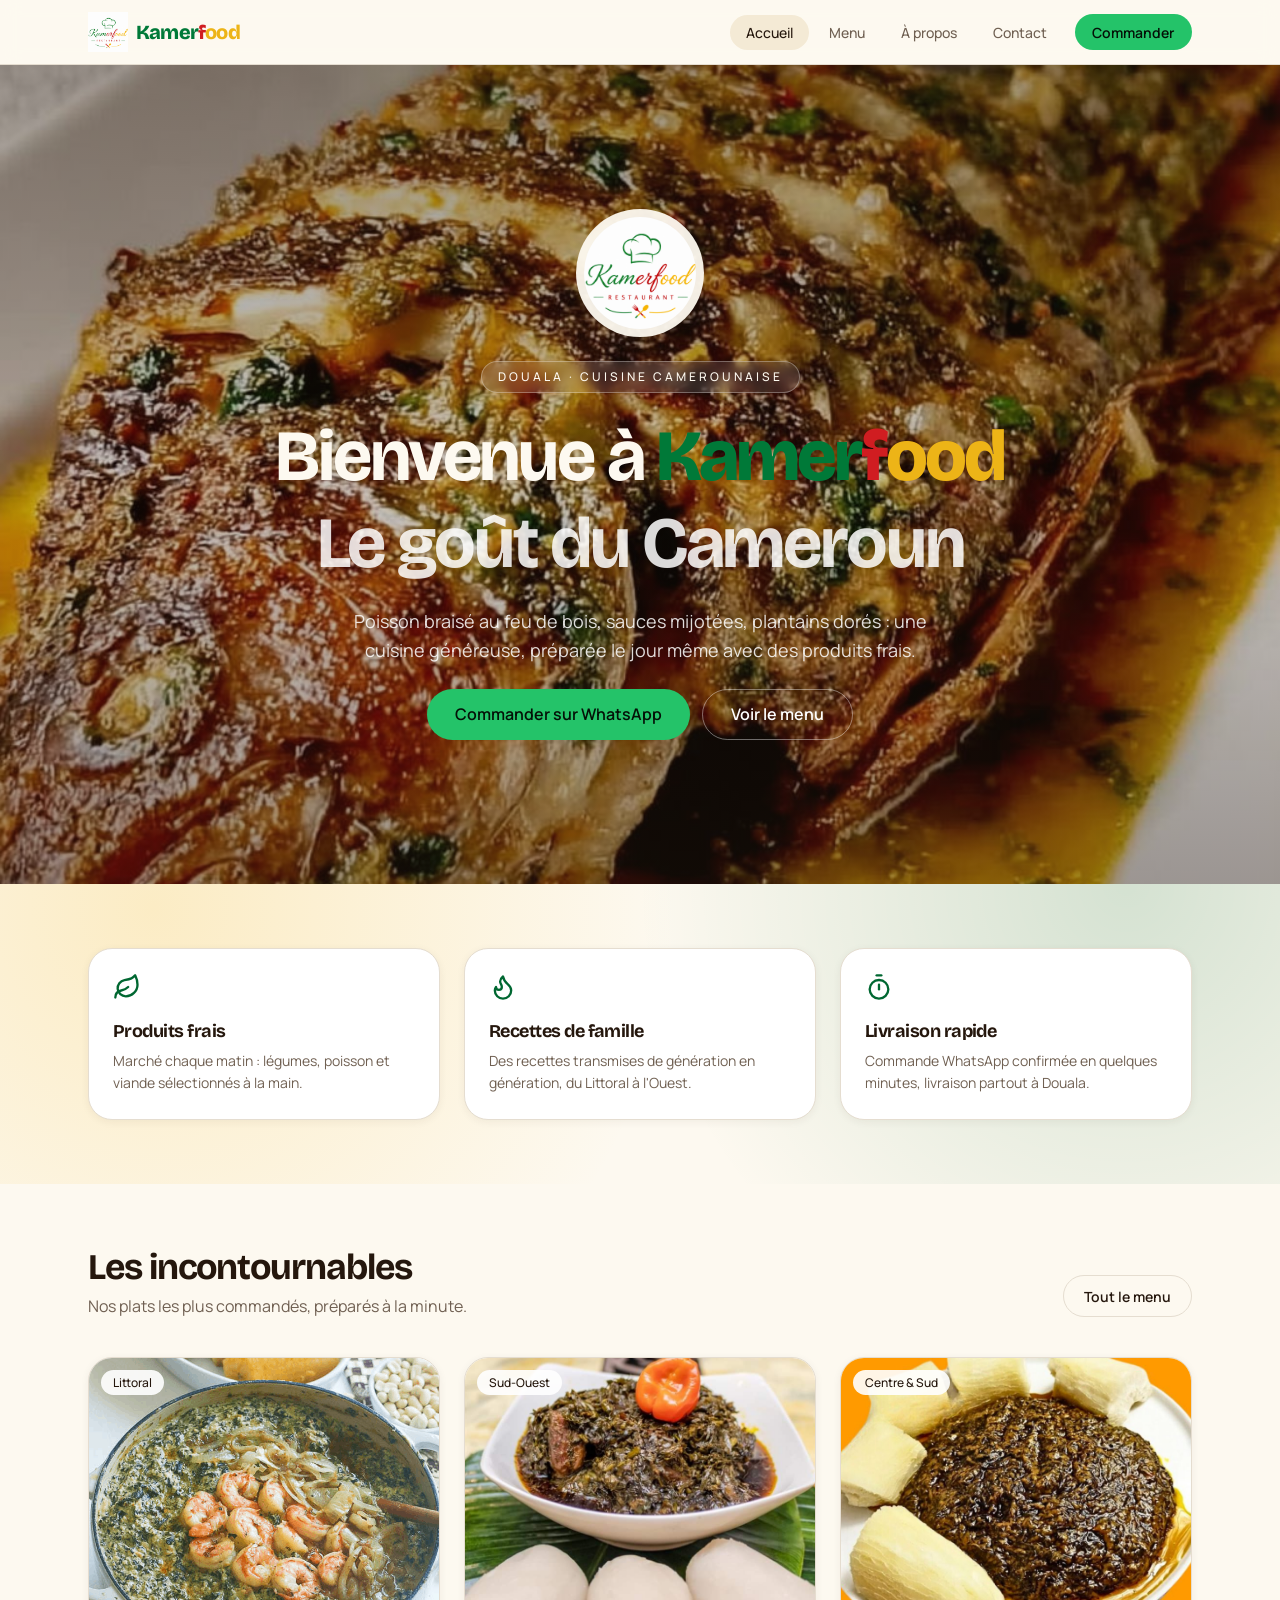
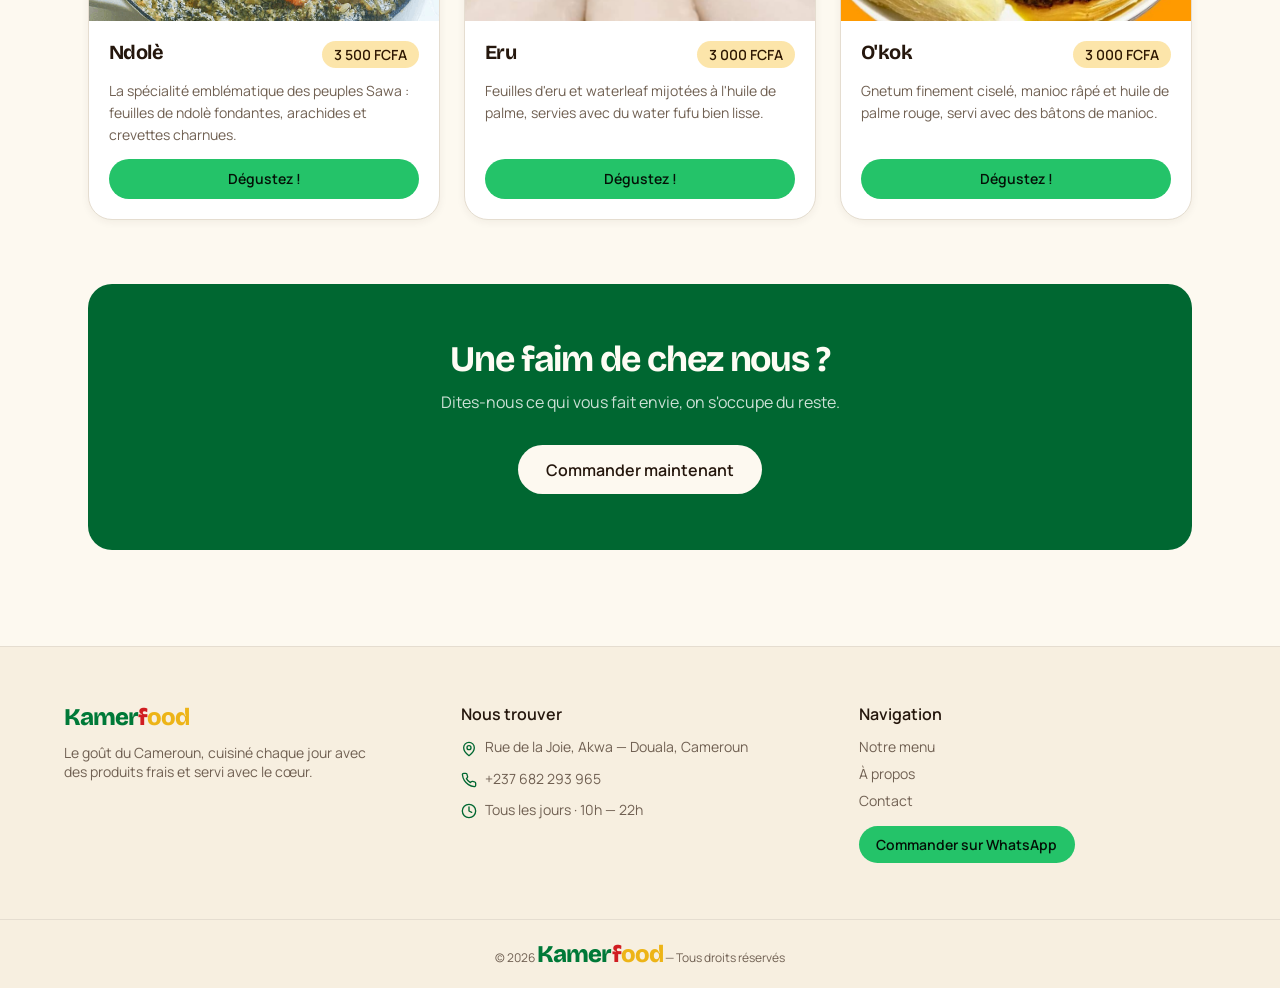
<file: kamerfood_site/kamerfood/index.html>
<!doctype html>
<html lang="fr">
<head>
<meta charset="utf-8" />
<meta name="viewport" content="width=device-width, initial-scale=1" />
<title>Kamerfood — Restaurant camerounais à Douala</title>
<meta name="description" content="Ndolè, Eru, Poulet DG et poisson braisé préparés chaque jour. Commandez votre plat camerounais en un clic sur WhatsApp." />
<meta property="og:type" content="website" />
<meta property="og:title" content="Kamerfood — Restaurant camerounais à Douala" />
<meta property="og:description" content="Ndolè, Eru, Poulet DG et poisson braisé préparés chaque jour. Commandez votre plat camerounais en un clic sur WhatsApp." />
<meta name="twitter:card" content="summary_large_image" />
<link rel="icon" type="image/png" href="favicon.png" />
<link rel="preconnect" href="https://fonts.googleapis.com" />
<link rel="preconnect" href="https://fonts.gstatic.com" crossorigin />
<link rel="stylesheet" href="https://fonts.googleapis.com/css2?family=Bricolage+Grotesque:opsz,wght@12..96,600;12..96,700;12..96,800&family=Manrope:wght@400;500;600;700&display=swap" />
<link rel="stylesheet" href="css/style.css" />
</head>
<body>
<header class="site-header">
  <div class="container header-inner">
    <a class="logo-link" href="index.html">
      <img src="images/logo-kamerfood.png" alt="Logo Kamerfood Restaurant" width="40" height="40" />
      <span class="brand"><span class="g">Kamer</span><span class="r">f</span><span class="y">ood</span></span>
    </a>
    <nav class="nav-desktop"><a class="nav-link active" href="index.html">Accueil</a><a class="nav-link" href="menu.html">Menu</a><a class="nav-link" href="a-propos.html">À propos</a><a class="nav-link" href="contact.html">Contact</a>
      <a class="btn btn-wa btn-sm" data-wa="Bonjour, je veux commander chez Kamerfood" target="_blank" rel="noopener noreferrer" href="#">Commander</a>
    </nav>
    <button class="burger" type="button" data-burger aria-expanded="false" aria-label="Ouvrir le menu"><svg xmlns="http://www.w3.org/2000/svg" width="20" height="20" viewBox="0 0 24 24" fill="none" stroke="currentColor" stroke-width="2" stroke-linecap="round"><path d="M4 6h16M4 12h16M4 18h16"/></svg></button>
  </div>
  <nav class="nav-mobile" data-mobile-nav><a class="active" href="index.html">Accueil</a><a class="" href="menu.html">Menu</a><a class="" href="a-propos.html">À propos</a><a class="" href="contact.html">Contact</a>
    <a class="btn btn-wa" data-wa="Bonjour, je veux commander chez Kamerfood" target="_blank" rel="noopener noreferrer" href="#">Commander sur WhatsApp</a>
  </nav>
</header>
<main>
<section class="hero">
  <div class="container hero-inner">
    <img class="hero-logo" src="images/logo-kamerfood.png" alt="Logo Kamerfood Restaurant" width="140" height="140" />
    <span class="eyebrow">Douala · Cuisine camerounaise</span>
    <h1>Bienvenue à <span class="brand"><span class="g">Kamer</span><span class="r">f</span><span class="y">ood</span></span><span class="sub">Le goût du Cameroun</span></h1>
    <p>Poisson braisé au feu de bois, sauces mijotées, plantains dorés : une cuisine généreuse, préparée le jour même avec des produits frais.</p>
    <div class="hero-actions">
      <a class="btn btn-wa" data-wa="Bonjour, je veux commander chez Kamerfood" target="_blank" rel="noopener noreferrer" href="#">Commander sur WhatsApp</a>
      <a class="btn btn-ghost" href="menu.html">Voir le menu</a>
    </div>
  </div>
</section>

<section class="surface-warm section">
  <div class="container grid grid-md-3">
    <div class="feature"><svg xmlns="http://www.w3.org/2000/svg" viewBox="0 0 24 24" fill="none" stroke="currentColor" stroke-width="2" stroke-linecap="round" stroke-linejoin="round"><path d="M11 20A7 7 0 0 1 9.8 6.1C15.5 5 17 4.48 19 2c1 2 2 4.18 2 8 0 5.5-4.78 10-10 10Z"/><path d="M2 21c0-3 1.85-5.36 5.08-6C9.5 14.52 12 13 13 12"/></svg><h3>Produits frais</h3><p>Marché chaque matin : légumes, poisson et viande sélectionnés à la main.</p></div>
    <div class="feature"><svg xmlns="http://www.w3.org/2000/svg" viewBox="0 0 24 24" fill="none" stroke="currentColor" stroke-width="2" stroke-linecap="round" stroke-linejoin="round"><path d="M8.5 14.5A2.5 2.5 0 0 0 11 12c0-1.38-.5-2-1-3-1.072-2.143-.224-4.054 2-6 .5 2.5 2 4.9 4 6.5 2 1.6 3 3.5 3 5.5a7 7 0 1 1-14 0c0-1.153.433-2.294 1-3a2.5 2.5 0 0 0 2.5 2.5Z"/></svg><h3>Recettes de famille</h3><p>Des recettes transmises de génération en génération, du Littoral à l'Ouest.</p></div>
    <div class="feature"><svg xmlns="http://www.w3.org/2000/svg" viewBox="0 0 24 24" fill="none" stroke="currentColor" stroke-width="2" stroke-linecap="round" stroke-linejoin="round"><path d="M10 2h4"/><path d="M12 14v-4"/><circle cx="12" cy="14" r="8"/></svg><h3>Livraison rapide</h3><p>Commande WhatsApp confirmée en quelques minutes, livraison partout à Douala.</p></div>
  </div>
</section>

<section class="section">
  <div class="container">
    <div class="section-head">
      <div>
        <h2>Les incontournables</h2>
        <p class="muted" style="margin-top:.5rem">Nos plats les plus commandés, préparés à la minute.</p>
      </div>
      <a class="btn btn-outline" href="menu.html">Tout le menu</a>
    </div>
    <div class="grid grid-3" data-highlights style="margin-top:2.5rem"></div>
  </div>
</section>

<section>
  <div class="container">
    <div class="cta">
      <h2>Une faim de chez nous ?</h2>
      <p>Dites-nous ce qui vous fait envie, on s'occupe du reste.</p>
      <a class="btn btn-light" data-wa="Bonjour, je veux passer commande" target="_blank" rel="noopener noreferrer" href="#">Commander maintenant</a>
    </div>
  </div>
</section>
</main>
<footer class="site-footer">
  <div class="container footer-grid">
    <div>
      <span class="brand"><span class="g">Kamer</span><span class="r">f</span><span class="y">ood</span></span>
      <p class="about">Le goût du Cameroun, cuisiné chaque jour avec des produits frais et servi avec le cœur.</p>
    </div>
    <div class="footer-col">
      <p class="title">Nous trouver</p>
      <p class="line"><svg xmlns="http://www.w3.org/2000/svg" viewBox="0 0 24 24" fill="none" stroke="currentColor" stroke-width="2" stroke-linecap="round" stroke-linejoin="round"><path d="M20 10c0 6-8 12-8 12s-8-6-8-12a8 8 0 0 1 16 0Z"/><circle cx="12" cy="10" r="3"/></svg> Rue de la Joie, Akwa — Douala, Cameroun</p>
      <p class="line"><svg xmlns="http://www.w3.org/2000/svg" viewBox="0 0 24 24" fill="none" stroke="currentColor" stroke-width="2" stroke-linecap="round" stroke-linejoin="round"><path d="M22 16.92v3a2 2 0 0 1-2.18 2 19.79 19.79 0 0 1-8.63-3.07 19.5 19.5 0 0 1-6-6A19.79 19.79 0 0 1 2.12 4.18 2 2 0 0 1 4.11 2h3a2 2 0 0 1 2 1.72c.13.96.36 1.9.7 2.81a2 2 0 0 1-.45 2.11L8.09 9.91a16 16 0 0 0 6 6l1.27-1.27a2 2 0 0 1 2.11-.45c.9.34 1.85.57 2.81.7A2 2 0 0 1 22 16.92Z"/></svg> +237 682 293 965</p>
      <p class="line"><svg xmlns="http://www.w3.org/2000/svg" viewBox="0 0 24 24" fill="none" stroke="currentColor" stroke-width="2" stroke-linecap="round" stroke-linejoin="round"><circle cx="12" cy="12" r="10"/><path d="M12 6v6l4 2"/></svg> Tous les jours · 10h — 22h</p>
    </div>
    <div class="footer-col">
      <p class="title">Navigation</p>
      <div class="links">
        <a href="menu.html">Notre menu</a>
        <a href="a-propos.html">À propos</a>
        <a href="contact.html">Contact</a>
      </div>
      <a class="btn btn-wa btn-sm" data-wa="Bonjour, je veux commander chez Kamerfood" target="_blank" rel="noopener noreferrer" href="#">Commander sur WhatsApp</a>
    </div>
  </div>
  <div class="footer-bottom">© <span data-year>2026</span> <span class="brand"><span class="g">Kamer</span><span class="r">f</span><span class="y">ood</span></span> — Tous droits réservés</div>
</footer>
<script src="js/main.js"></script>
</body>
</html>
</file>
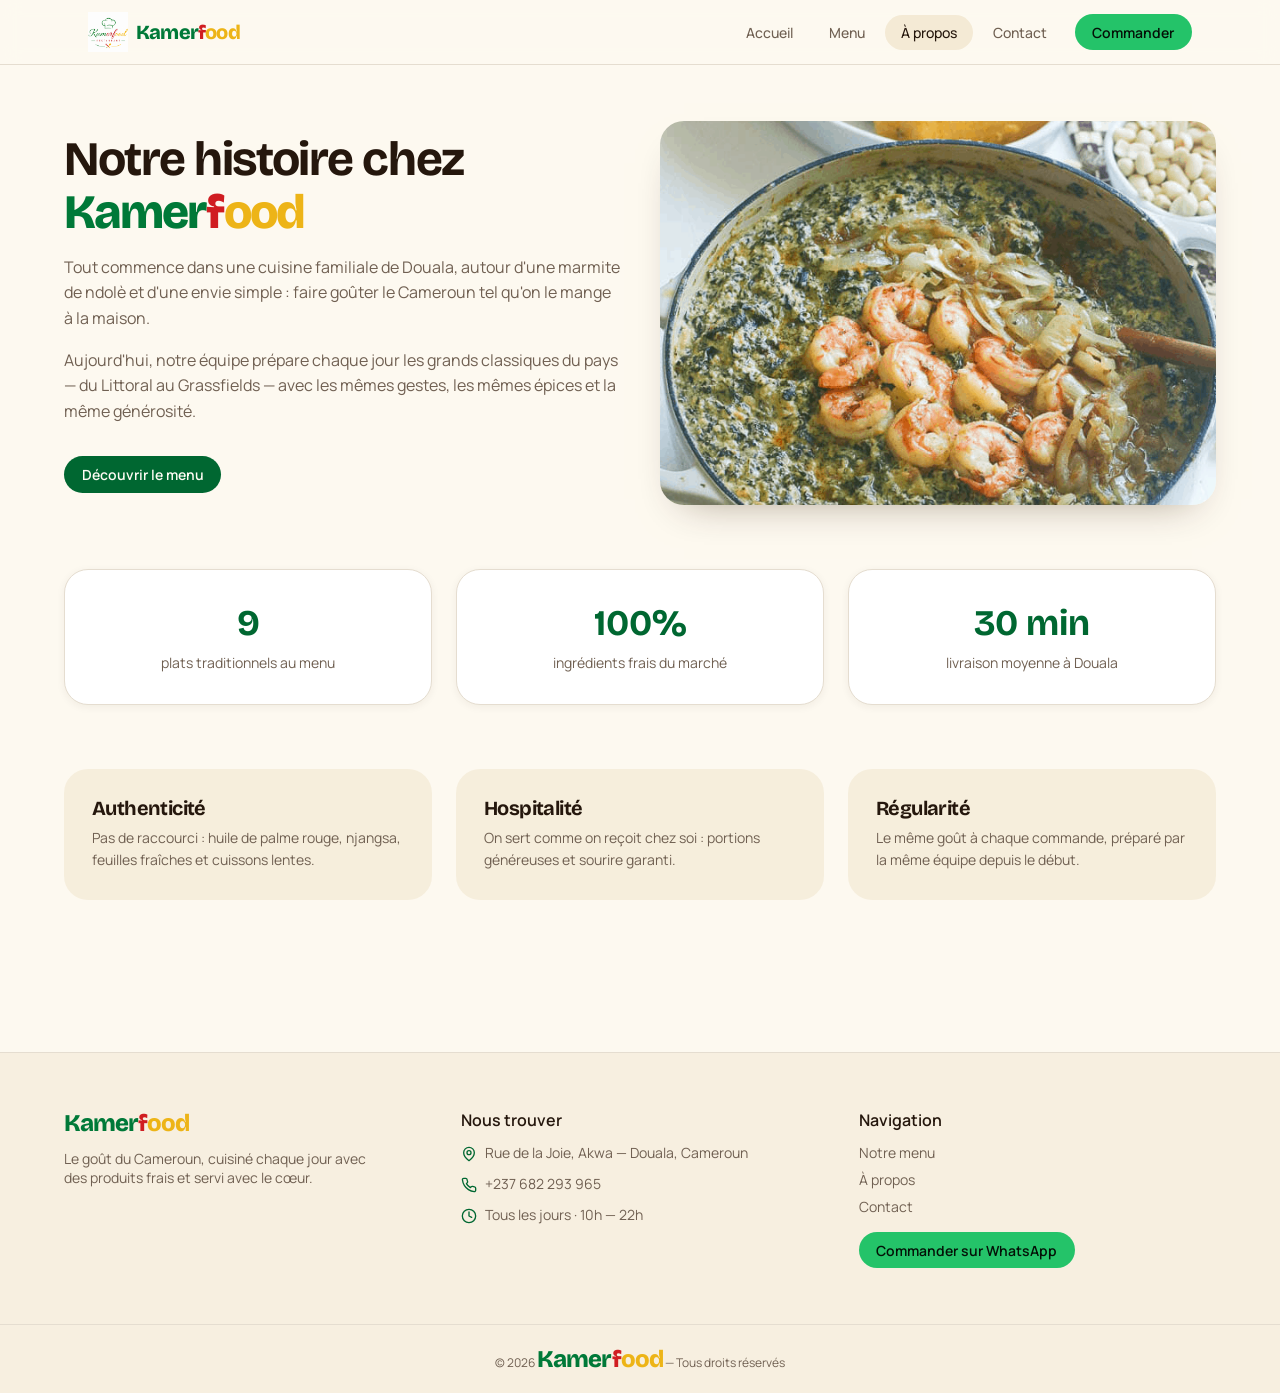
<file: kamerfood_site/kamerfood/a-propos.html>
<!doctype html>
<html lang="fr">
<head>
<meta charset="utf-8" />
<meta name="viewport" content="width=device-width, initial-scale=1" />
<title>À propos — Kamerfood, cuisine camerounaise</title>
<meta name="description" content="L'histoire de Kamerfood : une cuisine familiale camerounaise, des recettes traditionnelles et des produits frais du marché." />
<meta property="og:type" content="website" />
<meta property="og:title" content="À propos — Kamerfood, cuisine camerounaise" />
<meta property="og:description" content="L'histoire de Kamerfood : une cuisine familiale camerounaise, des recettes traditionnelles et des produits frais du marché." />
<meta name="twitter:card" content="summary_large_image" />
<link rel="icon" type="image/png" href="favicon.png" />
<link rel="preconnect" href="https://fonts.googleapis.com" />
<link rel="preconnect" href="https://fonts.gstatic.com" crossorigin />
<link rel="stylesheet" href="https://fonts.googleapis.com/css2?family=Bricolage+Grotesque:opsz,wght@12..96,600;12..96,700;12..96,800&family=Manrope:wght@400;500;600;700&display=swap" />
<link rel="stylesheet" href="css/style.css" />
</head>
<body>
<header class="site-header">
  <div class="container header-inner">
    <a class="logo-link" href="index.html">
      <img src="images/logo-kamerfood.png" alt="Logo Kamerfood Restaurant" width="40" height="40" />
      <span class="brand"><span class="g">Kamer</span><span class="r">f</span><span class="y">ood</span></span>
    </a>
    <nav class="nav-desktop"><a class="nav-link" href="index.html">Accueil</a><a class="nav-link" href="menu.html">Menu</a><a class="nav-link active" href="a-propos.html">À propos</a><a class="nav-link" href="contact.html">Contact</a>
      <a class="btn btn-wa btn-sm" data-wa="Bonjour, je veux commander chez Kamerfood" target="_blank" rel="noopener noreferrer" href="#">Commander</a>
    </nav>
    <button class="burger" type="button" data-burger aria-expanded="false" aria-label="Ouvrir le menu"><svg xmlns="http://www.w3.org/2000/svg" width="20" height="20" viewBox="0 0 24 24" fill="none" stroke="currentColor" stroke-width="2" stroke-linecap="round"><path d="M4 6h16M4 12h16M4 18h16"/></svg></button>
  </div>
  <nav class="nav-mobile" data-mobile-nav><a class="" href="index.html">Accueil</a><a class="" href="menu.html">Menu</a><a class="active" href="a-propos.html">À propos</a><a class="" href="contact.html">Contact</a>
    <a class="btn btn-wa" data-wa="Bonjour, je veux commander chez Kamerfood" target="_blank" rel="noopener noreferrer" href="#">Commander sur WhatsApp</a>
  </nav>
</header>
<main>
<div class="container page">
  <div class="about-grid">
    <div>
      <h1>Notre histoire chez <span class="brand"><span class="g">Kamer</span><span class="r">f</span><span class="y">ood</span></span></h1>
      <p class="page-lead">Tout commence dans une cuisine familiale de Douala, autour d'une marmite de ndolè et d'une envie simple : faire goûter le Cameroun tel qu'on le mange à la maison.</p>
      <p class="page-lead">Aujourd'hui, notre équipe prépare chaque jour les grands classiques du pays — du Littoral au Grassfields — avec les mêmes gestes, les mêmes épices et la même générosité.</p>
      <a class="btn btn-primary btn-sm" href="menu.html" style="margin-top:2rem">Découvrir le menu</a>
    </div>
    <img src="images/ndole.png" alt="Table de partage garnie de plats camerounais" loading="lazy" />
  </div>

  <div class="grid grid-sm-3" style="margin-top:4rem">
    <div class="stat"><p class="k">9</p><p class="l">plats traditionnels au menu</p></div>
    <div class="stat"><p class="k">100%</p><p class="l">ingrédients frais du marché</p></div>
    <div class="stat"><p class="k">30 min</p><p class="l">livraison moyenne à Douala</p></div>
  </div>

  <div class="grid grid-md-3" style="margin-top:4rem">
    <div class="value"><h2>Authenticité</h2><p>Pas de raccourci : huile de palme rouge, njangsa, feuilles fraîches et cuissons lentes.</p></div>
    <div class="value"><h2>Hospitalité</h2><p>On sert comme on reçoit chez soi : portions généreuses et sourire garanti.</p></div>
    <div class="value"><h2>Régularité</h2><p>Le même goût à chaque commande, préparé par la même équipe depuis le début.</p></div>
  </div>
</div>
</main>
<footer class="site-footer">
  <div class="container footer-grid">
    <div>
      <span class="brand"><span class="g">Kamer</span><span class="r">f</span><span class="y">ood</span></span>
      <p class="about">Le goût du Cameroun, cuisiné chaque jour avec des produits frais et servi avec le cœur.</p>
    </div>
    <div class="footer-col">
      <p class="title">Nous trouver</p>
      <p class="line"><svg xmlns="http://www.w3.org/2000/svg" viewBox="0 0 24 24" fill="none" stroke="currentColor" stroke-width="2" stroke-linecap="round" stroke-linejoin="round"><path d="M20 10c0 6-8 12-8 12s-8-6-8-12a8 8 0 0 1 16 0Z"/><circle cx="12" cy="10" r="3"/></svg> Rue de la Joie, Akwa — Douala, Cameroun</p>
      <p class="line"><svg xmlns="http://www.w3.org/2000/svg" viewBox="0 0 24 24" fill="none" stroke="currentColor" stroke-width="2" stroke-linecap="round" stroke-linejoin="round"><path d="M22 16.92v3a2 2 0 0 1-2.18 2 19.79 19.79 0 0 1-8.63-3.07 19.5 19.5 0 0 1-6-6A19.79 19.79 0 0 1 2.12 4.18 2 2 0 0 1 4.11 2h3a2 2 0 0 1 2 1.72c.13.96.36 1.9.7 2.81a2 2 0 0 1-.45 2.11L8.09 9.91a16 16 0 0 0 6 6l1.27-1.27a2 2 0 0 1 2.11-.45c.9.34 1.85.57 2.81.7A2 2 0 0 1 22 16.92Z"/></svg> +237 682 293 965</p>
      <p class="line"><svg xmlns="http://www.w3.org/2000/svg" viewBox="0 0 24 24" fill="none" stroke="currentColor" stroke-width="2" stroke-linecap="round" stroke-linejoin="round"><circle cx="12" cy="12" r="10"/><path d="M12 6v6l4 2"/></svg> Tous les jours · 10h — 22h</p>
    </div>
    <div class="footer-col">
      <p class="title">Navigation</p>
      <div class="links">
        <a href="menu.html">Notre menu</a>
        <a href="a-propos.html">À propos</a>
        <a href="contact.html">Contact</a>
      </div>
      <a class="btn btn-wa btn-sm" data-wa="Bonjour, je veux commander chez Kamerfood" target="_blank" rel="noopener noreferrer" href="#">Commander sur WhatsApp</a>
    </div>
  </div>
  <div class="footer-bottom">© <span data-year>2026</span> <span class="brand"><span class="g">Kamer</span><span class="r">f</span><span class="y">ood</span></span> — Tous droits réservés</div>
</footer>
<script src="js/main.js"></script>
</body>
</html>
</file>
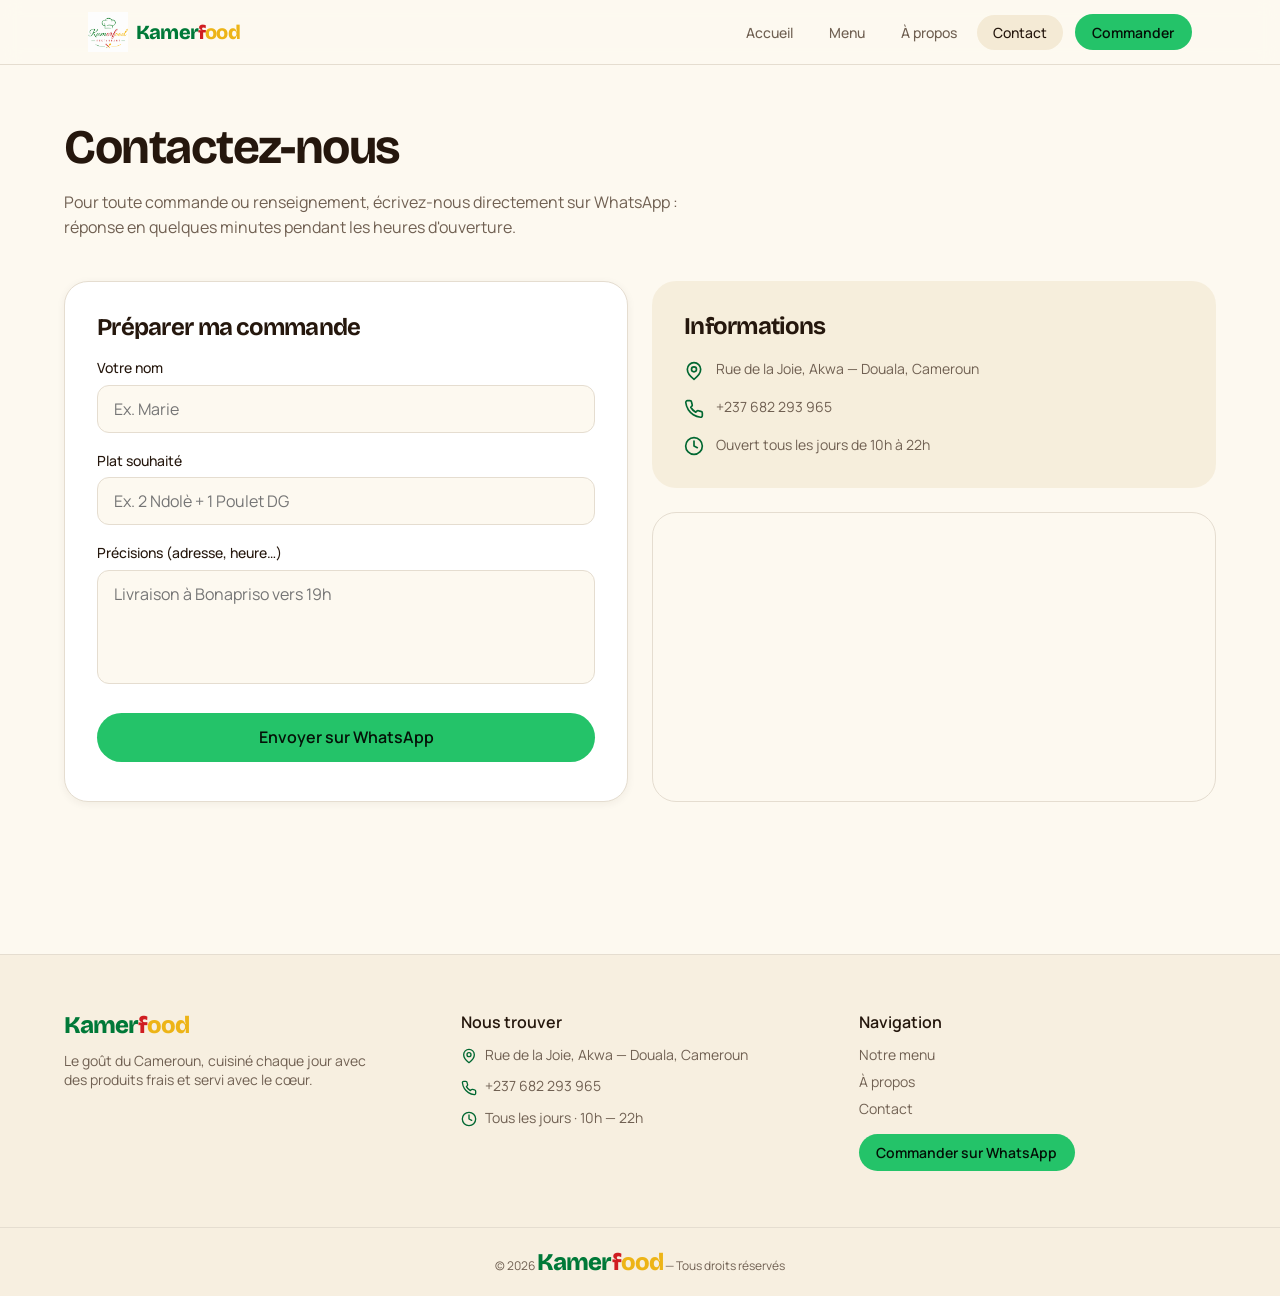
<file: kamerfood_site/kamerfood/contact.html>
<!doctype html>
<html lang="fr">
<head>
<meta charset="utf-8" />
<meta name="viewport" content="width=device-width, initial-scale=1" />
<title>Contact & commande — Kamerfood Douala</title>
<meta name="description" content="Contactez Kamerfood à Douala : horaires, adresse, téléphone et commande directe par WhatsApp." />
<meta property="og:type" content="website" />
<meta property="og:title" content="Contact & commande — Kamerfood Douala" />
<meta property="og:description" content="Contactez Kamerfood à Douala : horaires, adresse, téléphone et commande directe par WhatsApp." />
<meta name="twitter:card" content="summary_large_image" />
<link rel="icon" type="image/png" href="favicon.png" />
<link rel="preconnect" href="https://fonts.googleapis.com" />
<link rel="preconnect" href="https://fonts.gstatic.com" crossorigin />
<link rel="stylesheet" href="https://fonts.googleapis.com/css2?family=Bricolage+Grotesque:opsz,wght@12..96,600;12..96,700;12..96,800&family=Manrope:wght@400;500;600;700&display=swap" />
<link rel="stylesheet" href="css/style.css" />
</head>
<body>
<header class="site-header">
  <div class="container header-inner">
    <a class="logo-link" href="index.html">
      <img src="images/logo-kamerfood.png" alt="Logo Kamerfood Restaurant" width="40" height="40" />
      <span class="brand"><span class="g">Kamer</span><span class="r">f</span><span class="y">ood</span></span>
    </a>
    <nav class="nav-desktop"><a class="nav-link" href="index.html">Accueil</a><a class="nav-link" href="menu.html">Menu</a><a class="nav-link" href="a-propos.html">À propos</a><a class="nav-link active" href="contact.html">Contact</a>
      <a class="btn btn-wa btn-sm" data-wa="Bonjour, je veux commander chez Kamerfood" target="_blank" rel="noopener noreferrer" href="#">Commander</a>
    </nav>
    <button class="burger" type="button" data-burger aria-expanded="false" aria-label="Ouvrir le menu"><svg xmlns="http://www.w3.org/2000/svg" width="20" height="20" viewBox="0 0 24 24" fill="none" stroke="currentColor" stroke-width="2" stroke-linecap="round"><path d="M4 6h16M4 12h16M4 18h16"/></svg></button>
  </div>
  <nav class="nav-mobile" data-mobile-nav><a class="" href="index.html">Accueil</a><a class="" href="menu.html">Menu</a><a class="" href="a-propos.html">À propos</a><a class="active" href="contact.html">Contact</a>
    <a class="btn btn-wa" data-wa="Bonjour, je veux commander chez Kamerfood" target="_blank" rel="noopener noreferrer" href="#">Commander sur WhatsApp</a>
  </nav>
</header>
<main>
<div class="container page">
  <h1>Contactez-nous</h1>
  <p class="page-lead">Pour toute commande ou renseignement, écrivez-nous directement sur WhatsApp : réponse en quelques minutes pendant les heures d'ouverture.</p>

  <div class="grid grid-lg-2" style="margin-top:2.5rem">
    <form class="card-form" data-order-form>
      <h2>Préparer ma commande</h2>
      <div class="field"><label for="name">Votre nom</label><input id="name" placeholder="Ex. Marie" /></div>
      <div class="field"><label for="dish">Plat souhaité</label><input id="dish" placeholder="Ex. 2 Ndolè + 1 Poulet DG" /></div>
      <div class="field"><label for="note">Précisions (adresse, heure…)</label><textarea id="note" rows="4" placeholder="Livraison à Bonapriso vers 19h"></textarea></div>
      <a class="btn btn-wa" data-send target="_blank" rel="noopener noreferrer" href="#">Envoyer sur WhatsApp</a>
    </form>

    <div>
      <div class="info-card">
        <h2>Informations</h2>
        <ul>
          <li><svg xmlns="http://www.w3.org/2000/svg" viewBox="0 0 24 24" fill="none" stroke="currentColor" stroke-width="2" stroke-linecap="round" stroke-linejoin="round"><path d="M20 10c0 6-8 12-8 12s-8-6-8-12a8 8 0 0 1 16 0Z"/><circle cx="12" cy="10" r="3"/></svg> Rue de la Joie, Akwa — Douala, Cameroun</li>
          <li><svg xmlns="http://www.w3.org/2000/svg" viewBox="0 0 24 24" fill="none" stroke="currentColor" stroke-width="2" stroke-linecap="round" stroke-linejoin="round"><path d="M22 16.92v3a2 2 0 0 1-2.18 2 19.79 19.79 0 0 1-8.63-3.07 19.5 19.5 0 0 1-6-6A19.79 19.79 0 0 1 2.12 4.18 2 2 0 0 1 4.11 2h3a2 2 0 0 1 2 1.72c.13.96.36 1.9.7 2.81a2 2 0 0 1-.45 2.11L8.09 9.91a16 16 0 0 0 6 6l1.27-1.27a2 2 0 0 1 2.11-.45c.9.34 1.85.57 2.81.7A2 2 0 0 1 22 16.92Z"/></svg> +237 682 293 965</li>
          <li><svg xmlns="http://www.w3.org/2000/svg" viewBox="0 0 24 24" fill="none" stroke="currentColor" stroke-width="2" stroke-linecap="round" stroke-linejoin="round"><circle cx="12" cy="12" r="10"/><path d="M12 6v6l4 2"/></svg> Ouvert tous les jours de 10h à 22h</li>
        </ul>
      </div>
      <div class="map">
        <iframe title="Carte de localisation de Kamerfood à Douala" loading="lazy" src="https://www.openstreetmap.org/export/embed.html?bbox=9.68%2C4.03%2C9.74%2C4.07&amp;layer=mapnik"></iframe>
      </div>
    </div>
  </div>
</div>
</main>
<footer class="site-footer">
  <div class="container footer-grid">
    <div>
      <span class="brand"><span class="g">Kamer</span><span class="r">f</span><span class="y">ood</span></span>
      <p class="about">Le goût du Cameroun, cuisiné chaque jour avec des produits frais et servi avec le cœur.</p>
    </div>
    <div class="footer-col">
      <p class="title">Nous trouver</p>
      <p class="line"><svg xmlns="http://www.w3.org/2000/svg" viewBox="0 0 24 24" fill="none" stroke="currentColor" stroke-width="2" stroke-linecap="round" stroke-linejoin="round"><path d="M20 10c0 6-8 12-8 12s-8-6-8-12a8 8 0 0 1 16 0Z"/><circle cx="12" cy="10" r="3"/></svg> Rue de la Joie, Akwa — Douala, Cameroun</p>
      <p class="line"><svg xmlns="http://www.w3.org/2000/svg" viewBox="0 0 24 24" fill="none" stroke="currentColor" stroke-width="2" stroke-linecap="round" stroke-linejoin="round"><path d="M22 16.92v3a2 2 0 0 1-2.18 2 19.79 19.79 0 0 1-8.63-3.07 19.5 19.5 0 0 1-6-6A19.79 19.79 0 0 1 2.12 4.18 2 2 0 0 1 4.11 2h3a2 2 0 0 1 2 1.72c.13.96.36 1.9.7 2.81a2 2 0 0 1-.45 2.11L8.09 9.91a16 16 0 0 0 6 6l1.27-1.27a2 2 0 0 1 2.11-.45c.9.34 1.85.57 2.81.7A2 2 0 0 1 22 16.92Z"/></svg> +237 682 293 965</p>
      <p class="line"><svg xmlns="http://www.w3.org/2000/svg" viewBox="0 0 24 24" fill="none" stroke="currentColor" stroke-width="2" stroke-linecap="round" stroke-linejoin="round"><circle cx="12" cy="12" r="10"/><path d="M12 6v6l4 2"/></svg> Tous les jours · 10h — 22h</p>
    </div>
    <div class="footer-col">
      <p class="title">Navigation</p>
      <div class="links">
        <a href="menu.html">Notre menu</a>
        <a href="a-propos.html">À propos</a>
        <a href="contact.html">Contact</a>
      </div>
      <a class="btn btn-wa btn-sm" data-wa="Bonjour, je veux commander chez Kamerfood" target="_blank" rel="noopener noreferrer" href="#">Commander sur WhatsApp</a>
    </div>
  </div>
  <div class="footer-bottom">© <span data-year>2026</span> <span class="brand"><span class="g">Kamer</span><span class="r">f</span><span class="y">ood</span></span> — Tous droits réservés</div>
</footer>
<script src="js/main.js"></script>
</body>
</html>
</file>
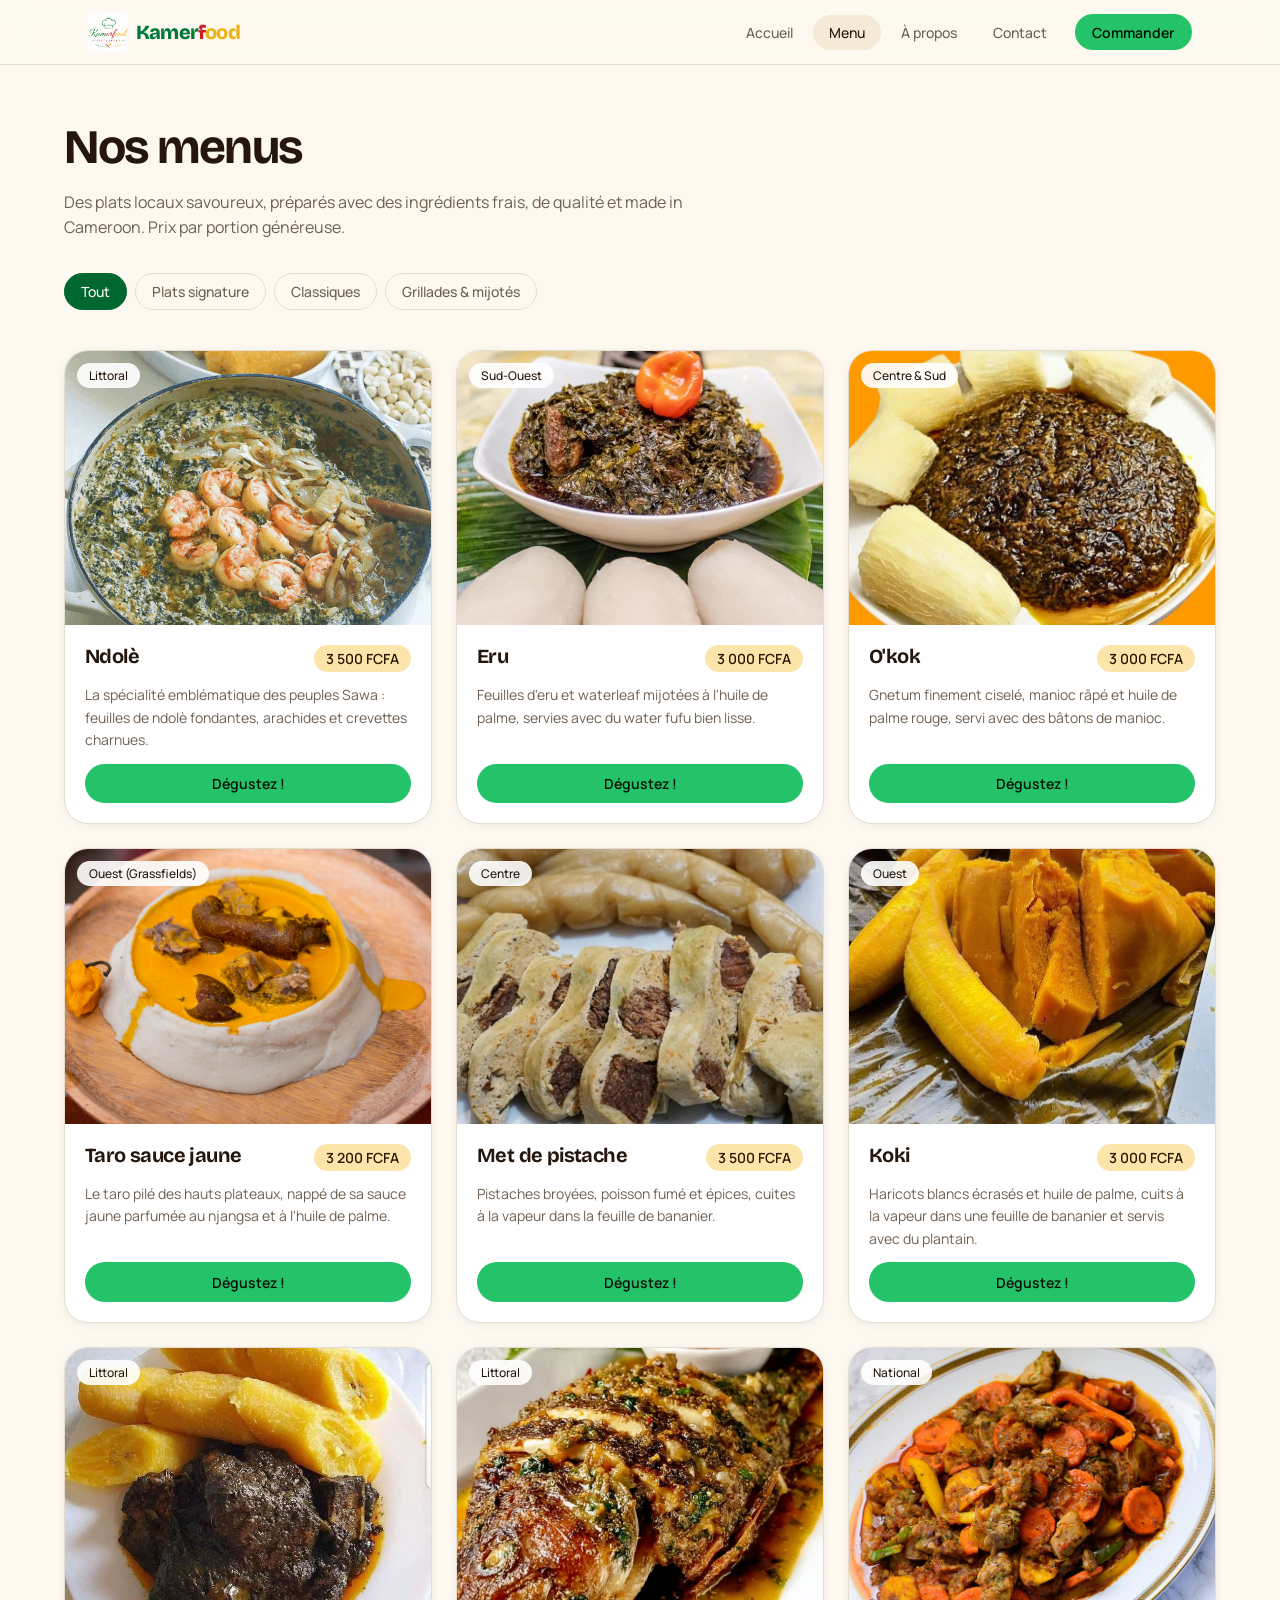
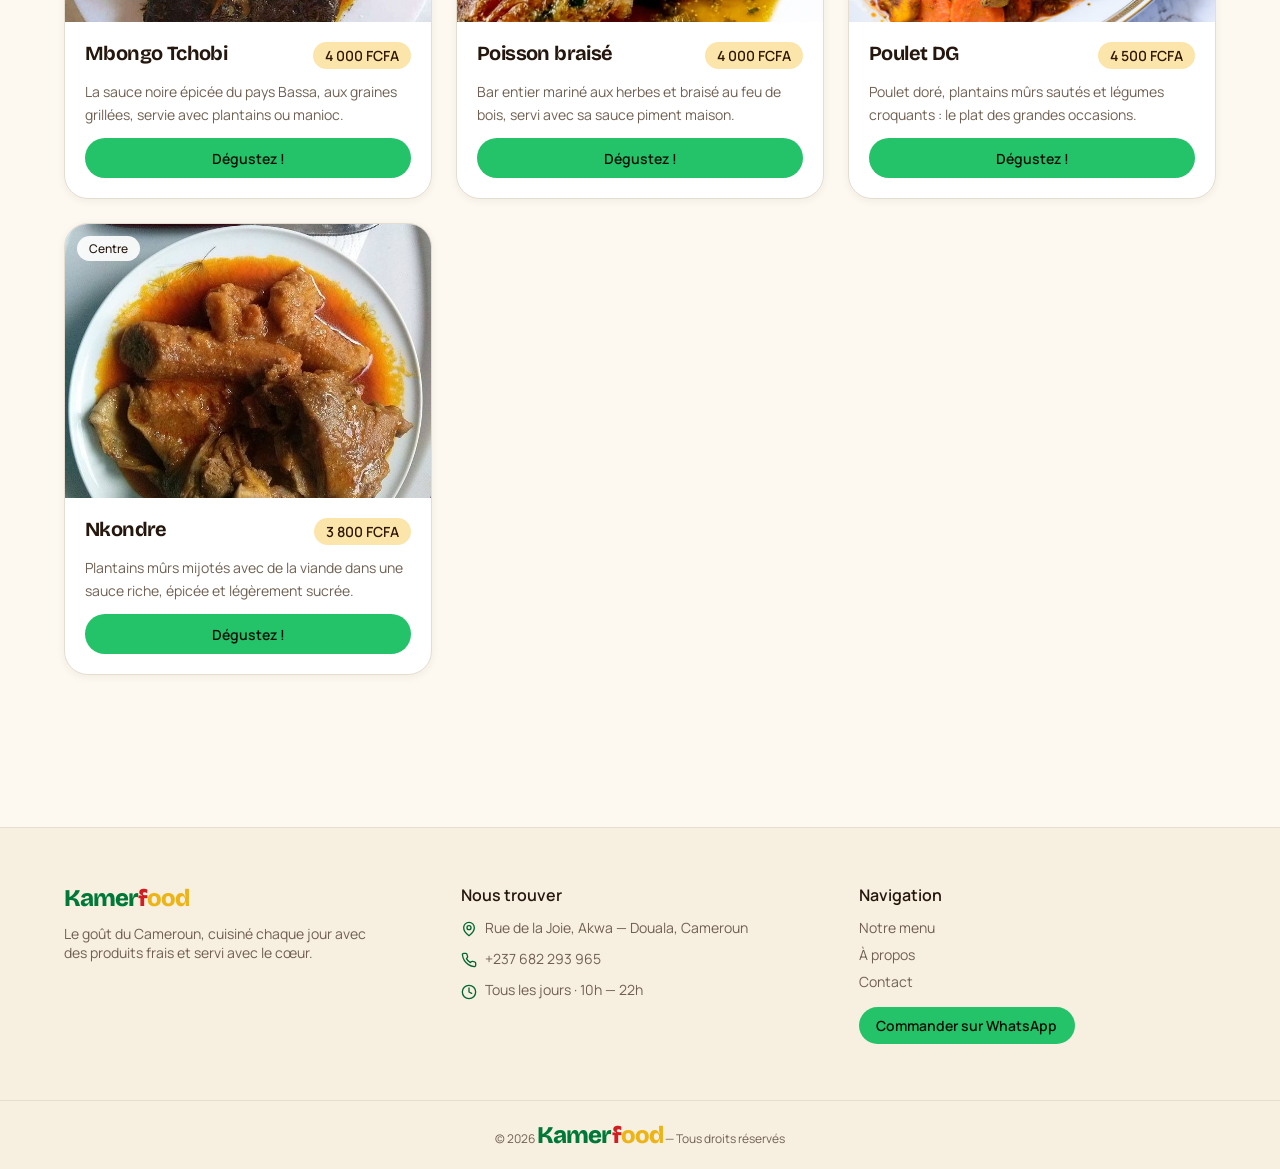
<file: kamerfood_site/kamerfood/menu.html>
<!doctype html>
<html lang="fr">
<head>
<meta charset="utf-8" />
<meta name="viewport" content="width=device-width, initial-scale=1" />
<title>Notre menu — Kamerfood Douala</title>
<meta name="description" content="Découvrez le menu Kamerfood : Ndolè, Eru, Koki, Met de pistache, Taro sauce jaune, Mbongo Tchobi et Poulet DG." />
<meta property="og:type" content="website" />
<meta property="og:title" content="Notre menu — Kamerfood Douala" />
<meta property="og:description" content="Découvrez le menu Kamerfood : Ndolè, Eru, Koki, Met de pistache, Taro sauce jaune, Mbongo Tchobi et Poulet DG." />
<meta name="twitter:card" content="summary_large_image" />
<link rel="icon" type="image/png" href="favicon.png" />
<link rel="preconnect" href="https://fonts.googleapis.com" />
<link rel="preconnect" href="https://fonts.gstatic.com" crossorigin />
<link rel="stylesheet" href="https://fonts.googleapis.com/css2?family=Bricolage+Grotesque:opsz,wght@12..96,600;12..96,700;12..96,800&family=Manrope:wght@400;500;600;700&display=swap" />
<link rel="stylesheet" href="css/style.css" />
</head>
<body>
<header class="site-header">
  <div class="container header-inner">
    <a class="logo-link" href="index.html">
      <img src="images/logo-kamerfood.png" alt="Logo Kamerfood Restaurant" width="40" height="40" />
      <span class="brand"><span class="g">Kamer</span><span class="r">f</span><span class="y">ood</span></span>
    </a>
    <nav class="nav-desktop"><a class="nav-link" href="index.html">Accueil</a><a class="nav-link active" href="menu.html">Menu</a><a class="nav-link" href="a-propos.html">À propos</a><a class="nav-link" href="contact.html">Contact</a>
      <a class="btn btn-wa btn-sm" data-wa="Bonjour, je veux commander chez Kamerfood" target="_blank" rel="noopener noreferrer" href="#">Commander</a>
    </nav>
    <button class="burger" type="button" data-burger aria-expanded="false" aria-label="Ouvrir le menu"><svg xmlns="http://www.w3.org/2000/svg" width="20" height="20" viewBox="0 0 24 24" fill="none" stroke="currentColor" stroke-width="2" stroke-linecap="round"><path d="M4 6h16M4 12h16M4 18h16"/></svg></button>
  </div>
  <nav class="nav-mobile" data-mobile-nav><a class="" href="index.html">Accueil</a><a class="active" href="menu.html">Menu</a><a class="" href="a-propos.html">À propos</a><a class="" href="contact.html">Contact</a>
    <a class="btn btn-wa" data-wa="Bonjour, je veux commander chez Kamerfood" target="_blank" rel="noopener noreferrer" href="#">Commander sur WhatsApp</a>
  </nav>
</header>
<main>
<div class="container page">
  <h1>Nos menus</h1>
  <p class="page-lead">Des plats locaux savoureux, préparés avec des ingrédients frais, de qualité et made in Cameroon. Prix par portion généreuse.</p>
  <div class="filters" data-filters></div>
  <div class="grid grid-3" data-menu-grid style="margin-top:2.5rem"></div>
</div>
</main>
<footer class="site-footer">
  <div class="container footer-grid">
    <div>
      <span class="brand"><span class="g">Kamer</span><span class="r">f</span><span class="y">ood</span></span>
      <p class="about">Le goût du Cameroun, cuisiné chaque jour avec des produits frais et servi avec le cœur.</p>
    </div>
    <div class="footer-col">
      <p class="title">Nous trouver</p>
      <p class="line"><svg xmlns="http://www.w3.org/2000/svg" viewBox="0 0 24 24" fill="none" stroke="currentColor" stroke-width="2" stroke-linecap="round" stroke-linejoin="round"><path d="M20 10c0 6-8 12-8 12s-8-6-8-12a8 8 0 0 1 16 0Z"/><circle cx="12" cy="10" r="3"/></svg> Rue de la Joie, Akwa — Douala, Cameroun</p>
      <p class="line"><svg xmlns="http://www.w3.org/2000/svg" viewBox="0 0 24 24" fill="none" stroke="currentColor" stroke-width="2" stroke-linecap="round" stroke-linejoin="round"><path d="M22 16.92v3a2 2 0 0 1-2.18 2 19.79 19.79 0 0 1-8.63-3.07 19.5 19.5 0 0 1-6-6A19.79 19.79 0 0 1 2.12 4.18 2 2 0 0 1 4.11 2h3a2 2 0 0 1 2 1.72c.13.96.36 1.9.7 2.81a2 2 0 0 1-.45 2.11L8.09 9.91a16 16 0 0 0 6 6l1.27-1.27a2 2 0 0 1 2.11-.45c.9.34 1.85.57 2.81.7A2 2 0 0 1 22 16.92Z"/></svg> +237 682 293 965</p>
      <p class="line"><svg xmlns="http://www.w3.org/2000/svg" viewBox="0 0 24 24" fill="none" stroke="currentColor" stroke-width="2" stroke-linecap="round" stroke-linejoin="round"><circle cx="12" cy="12" r="10"/><path d="M12 6v6l4 2"/></svg> Tous les jours · 10h — 22h</p>
    </div>
    <div class="footer-col">
      <p class="title">Navigation</p>
      <div class="links">
        <a href="menu.html">Notre menu</a>
        <a href="a-propos.html">À propos</a>
        <a href="contact.html">Contact</a>
      </div>
      <a class="btn btn-wa btn-sm" data-wa="Bonjour, je veux commander chez Kamerfood" target="_blank" rel="noopener noreferrer" href="#">Commander sur WhatsApp</a>
    </div>
  </div>
  <div class="footer-bottom">© <span data-year>2026</span> <span class="brand"><span class="g">Kamer</span><span class="r">f</span><span class="y">ood</span></span> — Tous droits réservés</div>
</footer>
<script src="js/main.js"></script>
</body>
</html>
</file>
<file: kamerfood_site/kamerfood/css/style.css>
:root {
  --radius: 1rem;
  --background: oklch(0.982 0.012 85);
  --foreground: oklch(0.22 0.03 55);
  --card: #fff;
  --primary: oklch(0.45 0.12 152);
  --primary-foreground: oklch(0.99 0.01 90);
  --secondary: oklch(0.94 0.03 85);
  --muted-foreground: oklch(0.5 0.03 60);
  --accent: oklch(0.83 0.16 85);
  --accent-foreground: oklch(0.24 0.05 60);
  --border: oklch(0.9 0.02 80);
  --whatsapp: oklch(0.72 0.18 152);
  --whatsapp-foreground: oklch(0.16 0.03 152);
  --flag-green: oklch(0.5 0.14 152);
  --flag-red: oklch(0.55 0.21 27);
  --flag-yellow: oklch(0.8 0.16 85);
  --shadow-soft: 0 2px 8px oklch(0.25 0.05 60 / 0.06);
  --shadow-card: 0 18px 40px -24px oklch(0.25 0.06 60 / 0.45);
  --font-display: "Bricolage Grotesque", Georgia, serif;
  --font-sans: "Manrope", ui-sans-serif, system-ui, sans-serif;
}

* { box-sizing: border-box; margin: 0; padding: 0; }

body {
  background: var(--background);
  color: var(--foreground);
  font-family: var(--font-sans);
  -webkit-font-smoothing: antialiased;
  min-height: 100vh;
  display: flex;
  flex-direction: column;
}

main { flex: 1; }
img { display: block; max-width: 100%; }
a { text-decoration: none; color: inherit; }

h1, h2, h3 {
  font-family: var(--font-display);
  font-weight: 700;
  letter-spacing: -0.03em;
  line-height: 1.1;
}

.container { width: 100%; max-width: 72rem; margin: 0 auto; padding: 0 1rem; }
@media (min-width: 640px) { .container { padding: 0 1.5rem; } }

.brand { font-family: var(--font-display); font-weight: 800; letter-spacing: -0.04em; }
.brand .g { color: var(--flag-green); }
.brand .r { color: var(--flag-red); }
.brand .y { color: var(--flag-yellow); }

.muted { color: var(--muted-foreground); }

/* Buttons */
.btn {
  display: inline-flex;
  align-items: center;
  justify-content: center;
  border-radius: 999px;
  padding: 0.85rem 1.75rem;
  font-weight: 600;
  font-size: 1rem;
  border: 0;
  cursor: pointer;
  transition: transform 0.2s ease, background-color 0.2s ease;
}
.btn:hover { transform: scale(1.03); }
.btn-wa { background: var(--whatsapp); color: var(--whatsapp-foreground); }
.btn-primary { background: var(--primary); color: var(--primary-foreground); }
.btn-light { background: var(--background); color: var(--foreground); }
.btn-ghost { border: 1px solid rgba(255, 255, 255, 0.4); color: #fff; }
.btn-outline { border: 1px solid var(--border); padding: 0.65rem 1.25rem; font-size: 0.875rem; }
.btn-sm { padding: 0.55rem 1.1rem; font-size: 0.875rem; }

/* Header */
.site-header {
  position: sticky;
  top: 0;
  z-index: 50;
  border-bottom: 1px solid var(--border);
  background: color-mix(in oklab, var(--background) 85%, transparent);
  backdrop-filter: blur(10px);
}
.header-inner {
  display: flex;
  align-items: center;
  justify-content: space-between;
  gap: 1rem;
  height: 4rem;
}
.logo-link { display: flex; align-items: center; gap: 0.5rem; }
.logo-link img { width: 40px; height: 40px; object-fit: contain; }
.logo-link .brand { font-size: 1.25rem; }

.nav-desktop { display: none; align-items: center; gap: 0.25rem; }
.nav-desktop a.nav-link {
  border-radius: 999px;
  padding: 0.5rem 1rem;
  font-size: 0.875rem;
  font-weight: 500;
  color: var(--muted-foreground);
  transition: background 0.2s, color 0.2s;
}
.nav-desktop a.nav-link:hover,
.nav-desktop a.nav-link.active { background: var(--secondary); color: var(--foreground); }
.nav-desktop .btn { margin-left: 0.5rem; }

.burger {
  width: 2.5rem; height: 2.5rem;
  display: inline-flex; align-items: center; justify-content: center;
  border-radius: 999px; border: 1px solid var(--border);
  background: transparent; cursor: pointer; color: var(--foreground);
}
.nav-mobile { display: none; border-top: 1px solid var(--border); padding: 0.5rem 1rem 1rem; }
.nav-mobile.open { display: block; }
.nav-mobile a {
  display: block; border-radius: 0.75rem; padding: 0.75rem 1rem;
  font-size: 1rem; font-weight: 500; color: var(--muted-foreground);
}
.nav-mobile a.active, .nav-mobile a:hover { background: var(--secondary); color: var(--foreground); }
.nav-mobile .btn { margin-top: 0.5rem; width: 100%; border-radius: 0.75rem; }

@media (min-width: 768px) {
  .nav-desktop { display: flex; }
  .burger { display: none; }
  .nav-mobile, .nav-mobile.open { display: none; }
}

/* Hero */
.hero {
  position: relative;
  isolation: isolate;
  background-image: url("../images/poisson-braise.jpg");
  background-attachment: fixed;
  background-position: center;
  background-size: cover;
  background-repeat: no-repeat;
}
.hero::before {
  content: "";
  position: absolute;
  inset: 0;
  z-index: -1;
  background: linear-gradient(to bottom, oklch(0.22 0.03 55 / 0.45), oklch(0.22 0.03 55 / 0.25), oklch(0.22 0.03 55 / 0.45));
}
.hero-inner {
  display: flex; flex-direction: column; align-items: center;
  gap: 1.5rem; text-align: center; padding: 6rem 1rem;
}
.hero img.hero-logo {
  width: 6rem; height: 6rem; border-radius: 999px;
  background: color-mix(in oklab, var(--background) 95%, transparent);
  padding: 0.5rem; box-shadow: var(--shadow-card);
}
.hero .eyebrow {
  border-radius: 999px; border: 1px solid rgba(255,255,255,0.3);
  background: rgba(255,255,255,0.1); padding: 0.4rem 1rem;
  font-size: 0.75rem; font-weight: 500; text-transform: uppercase;
  letter-spacing: 0.25em; color: var(--background); backdrop-filter: blur(6px);
}
.hero h1 { max-width: 48rem; font-size: 2.25rem; color: var(--background); }
.hero h1 span.sub { display: block; margin-top: 0.5rem; color: rgba(255,255,255,0.85); }
.hero p { max-width: 36rem; color: rgba(255,255,255,0.85); font-size: 1rem; line-height: 1.6; }
.hero-actions { display: flex; flex-direction: column; gap: 0.75rem; width: 100%; }

@media (min-width: 640px) {
  .hero-inner { padding: 9rem 1.5rem; }
  .hero img.hero-logo { width: 8rem; height: 8rem; }
  .hero h1 { font-size: 3.75rem; }
  .hero p { font-size: 1.125rem; }
  .hero-actions { flex-direction: row; width: auto; }
}
@media (min-width: 768px) {
  .hero h1 { font-size: 4.5rem; }
}
@media (max-width: 768px) {
  .hero { background-attachment: scroll; }
}

/* Sections */
.section { padding: 4rem 0; }
.section-head { display: flex; flex-wrap: wrap; align-items: flex-end; justify-content: space-between; gap: 1rem; }
.section-head h2 { font-size: 1.875rem; }
@media (min-width: 640px) { .section-head h2 { font-size: 2.25rem; } }

.surface-warm {
  background-image:
    radial-gradient(circle at 12% 8%, color-mix(in oklab, var(--accent) 22%, transparent), transparent 45%),
    radial-gradient(circle at 88% 0%, color-mix(in oklab, var(--primary) 16%, transparent), transparent 42%);
}

.grid { display: grid; gap: 1.5rem; }
@media (min-width: 640px) { .grid-2 { grid-template-columns: repeat(2, 1fr); } }
@media (min-width: 640px) { .grid-3 { grid-template-columns: repeat(2, 1fr); } }
@media (min-width: 1024px) { .grid-3 { grid-template-columns: repeat(3, 1fr); } }
@media (min-width: 768px) { .grid-md-3 { grid-template-columns: repeat(3, 1fr); } }
@media (min-width: 640px) { .grid-sm-3 { grid-template-columns: repeat(3, 1fr); } }
@media (min-width: 1024px) { .grid-lg-2 { grid-template-columns: repeat(2, 1fr); } }

.feature {
  border-radius: 1.5rem; border: 1px solid var(--border);
  background: var(--card); padding: 1.5rem; box-shadow: var(--shadow-soft);
}
.feature svg { width: 1.75rem; height: 1.75rem; color: var(--primary); }
.feature h3 { margin-top: 1rem; font-size: 1.125rem; }
.feature p { margin-top: 0.5rem; font-size: 0.875rem; line-height: 1.6; color: var(--muted-foreground); }

/* Dish card */
.dish {
  display: flex; flex-direction: column; overflow: hidden;
  border-radius: 1.5rem; border: 1px solid var(--border);
  background: var(--card); box-shadow: var(--shadow-soft);
  transition: box-shadow 0.3s ease;
}
.dish:hover { box-shadow: var(--shadow-card); }
.dish-media { position: relative; aspect-ratio: 4/3; overflow: hidden; }
.dish-media img { width: 100%; height: 100%; object-fit: cover; transition: transform 0.5s ease; }
.dish:hover .dish-media img { transform: scale(1.05); }
.dish-region {
  position: absolute; left: 0.75rem; top: 0.75rem;
  border-radius: 999px; background: rgba(255,255,255,0.9);
  padding: 0.25rem 0.75rem; font-size: 0.75rem; font-weight: 500;
}
.dish-body { display: flex; flex: 1; flex-direction: column; gap: 0.75rem; padding: 1.25rem; }
.dish-top { display: flex; align-items: flex-start; justify-content: space-between; gap: 0.75rem; }
.dish-top h3 { font-size: 1.25rem; }
.dish-price {
  white-space: nowrap; border-radius: 999px;
  background: color-mix(in oklab, var(--accent) 40%, transparent);
  padding: 0.25rem 0.75rem; font-size: 0.875rem; font-weight: 600;
  color: var(--accent-foreground);
}
.dish-body p { font-size: 0.875rem; line-height: 1.6; color: var(--muted-foreground); }
.dish .btn { margin-top: auto; padding: 0.65rem 1.25rem; font-size: 0.875rem; }

/* Filters */
.filters { display: flex; flex-wrap: wrap; gap: 0.5rem; margin-top: 2rem; }
.filter {
  border-radius: 999px; border: 1px solid var(--border);
  padding: 0.5rem 1rem; font-size: 0.875rem; font-weight: 500;
  background: transparent; color: var(--muted-foreground); cursor: pointer;
  font-family: inherit; transition: background 0.2s, color 0.2s;
}
.filter:hover { background: var(--secondary); color: var(--foreground); }
.filter.active { background: var(--primary); border-color: var(--primary); color: var(--primary-foreground); }

/* CTA */
.cta {
  border-radius: 1.5rem; background: var(--primary);
  padding: 3.5rem 1.5rem; text-align: center; color: var(--primary-foreground);
}
.cta h2 { font-size: 1.875rem; }
.cta p { margin: 0.75rem auto 0; max-width: 36rem; color: rgba(255,255,255,0.8); }
.cta .btn { margin-top: 2rem; }
@media (min-width: 640px) { .cta { padding: 3.5rem 3rem; } .cta h2 { font-size: 2.25rem; } }

/* Page headers */
.page { padding: 3.5rem 0; }
.page h1 { font-size: 2.25rem; }
@media (min-width: 640px) { .page h1 { font-size: 3rem; } }
.page-lead { margin-top: 1rem; max-width: 40rem; color: var(--muted-foreground); line-height: 1.6; }

/* About */
.about-grid { display: grid; gap: 2.5rem; align-items: center; }
@media (min-width: 768px) { .about-grid { grid-template-columns: repeat(2, 1fr); } }
.about-grid img { height: 18rem; width: 100%; border-radius: 1.5rem; object-fit: cover; box-shadow: var(--shadow-card); }
@media (min-width: 640px) { .about-grid img { height: 24rem; } }
.stat {
  border-radius: 1.5rem; border: 1px solid var(--border); background: var(--card);
  padding: 2rem; text-align: center; box-shadow: var(--shadow-soft);
}
.stat .k { font-family: var(--font-display); font-size: 2.25rem; font-weight: 700; color: var(--primary); }
.stat .l { margin-top: 0.5rem; font-size: 0.875rem; color: var(--muted-foreground); }
.value { border-radius: 1.5rem; background: color-mix(in oklab, var(--secondary) 70%, transparent); padding: 1.75rem; }
.value h2 { font-size: 1.25rem; }
.value p { margin-top: 0.5rem; font-size: 0.875rem; line-height: 1.6; color: var(--muted-foreground); }

/* Contact */
.card-form {
  border-radius: 1.5rem; border: 1px solid var(--border); background: var(--card);
  padding: 1.5rem; box-shadow: var(--shadow-soft);
}
@media (min-width: 640px) { .card-form { padding: 2rem; } }
.card-form h2 { font-size: 1.5rem; }
.field { margin-top: 1rem; }
.field label { font-size: 0.875rem; font-weight: 500; }
.field input, .field textarea {
  margin-top: 0.4rem; width: 100%; border-radius: 0.75rem;
  border: 1px solid var(--border); background: var(--background);
  padding: 0.75rem 1rem; font-size: 1rem; font-family: inherit; color: inherit;
  outline: none;
}
.field textarea { resize: none; }
.field input:focus, .field textarea:focus { border-color: var(--primary); }
.card-form .btn { margin-top: 1.5rem; width: 100%; }
.info-card { border-radius: 1.5rem; background: color-mix(in oklab, var(--secondary) 70%, transparent); padding: 1.5rem; }
@media (min-width: 640px) { .info-card { padding: 2rem; } }
.info-card h2 { font-size: 1.5rem; }
.info-card ul { list-style: none; margin-top: 1.25rem; display: grid; gap: 1rem; font-size: 0.875rem; color: var(--muted-foreground); }
.info-card li { display: flex; gap: 0.75rem; align-items: flex-start; }
.info-card svg { width: 1.25rem; height: 1.25rem; flex-shrink: 0; color: var(--primary); margin-top: 0.1rem; }
.map { overflow: hidden; border-radius: 1.5rem; border: 1px solid var(--border); margin-top: 1.5rem; }
.map iframe { width: 100%; height: 18rem; border: 0; display: block; }

/* Footer */
.site-footer { margin-top: 6rem; border-top: 1px solid var(--border); background: color-mix(in oklab, var(--secondary) 60%, transparent); }
.footer-grid { display: grid; gap: 2.5rem; padding: 3.5rem 0; }
@media (min-width: 768px) { .footer-grid { grid-template-columns: repeat(3, 1fr); } }
.site-footer .brand { font-size: 1.5rem; }
.site-footer p.about { margin-top: 0.75rem; max-width: 20rem; font-size: 0.875rem; color: var(--muted-foreground); }
.footer-col p.title { font-weight: 600; margin-bottom: 0.75rem; }
.footer-col .line { display: flex; gap: 0.5rem; align-items: flex-start; font-size: 0.875rem; color: var(--muted-foreground); margin-bottom: 0.75rem; }
.footer-col .line svg { width: 1rem; height: 1rem; flex-shrink: 0; color: var(--primary); margin-top: 0.2rem; }
.footer-col .links { display: flex; flex-direction: column; gap: 0.5rem; font-size: 0.875rem; color: var(--muted-foreground); margin-bottom: 1rem; }
.footer-col .links a:hover { color: var(--foreground); }
.footer-bottom { border-top: 1px solid var(--border); padding: 1.25rem 0; text-align: center; font-size: 0.75rem; color: var(--muted-foreground); }
</file>
